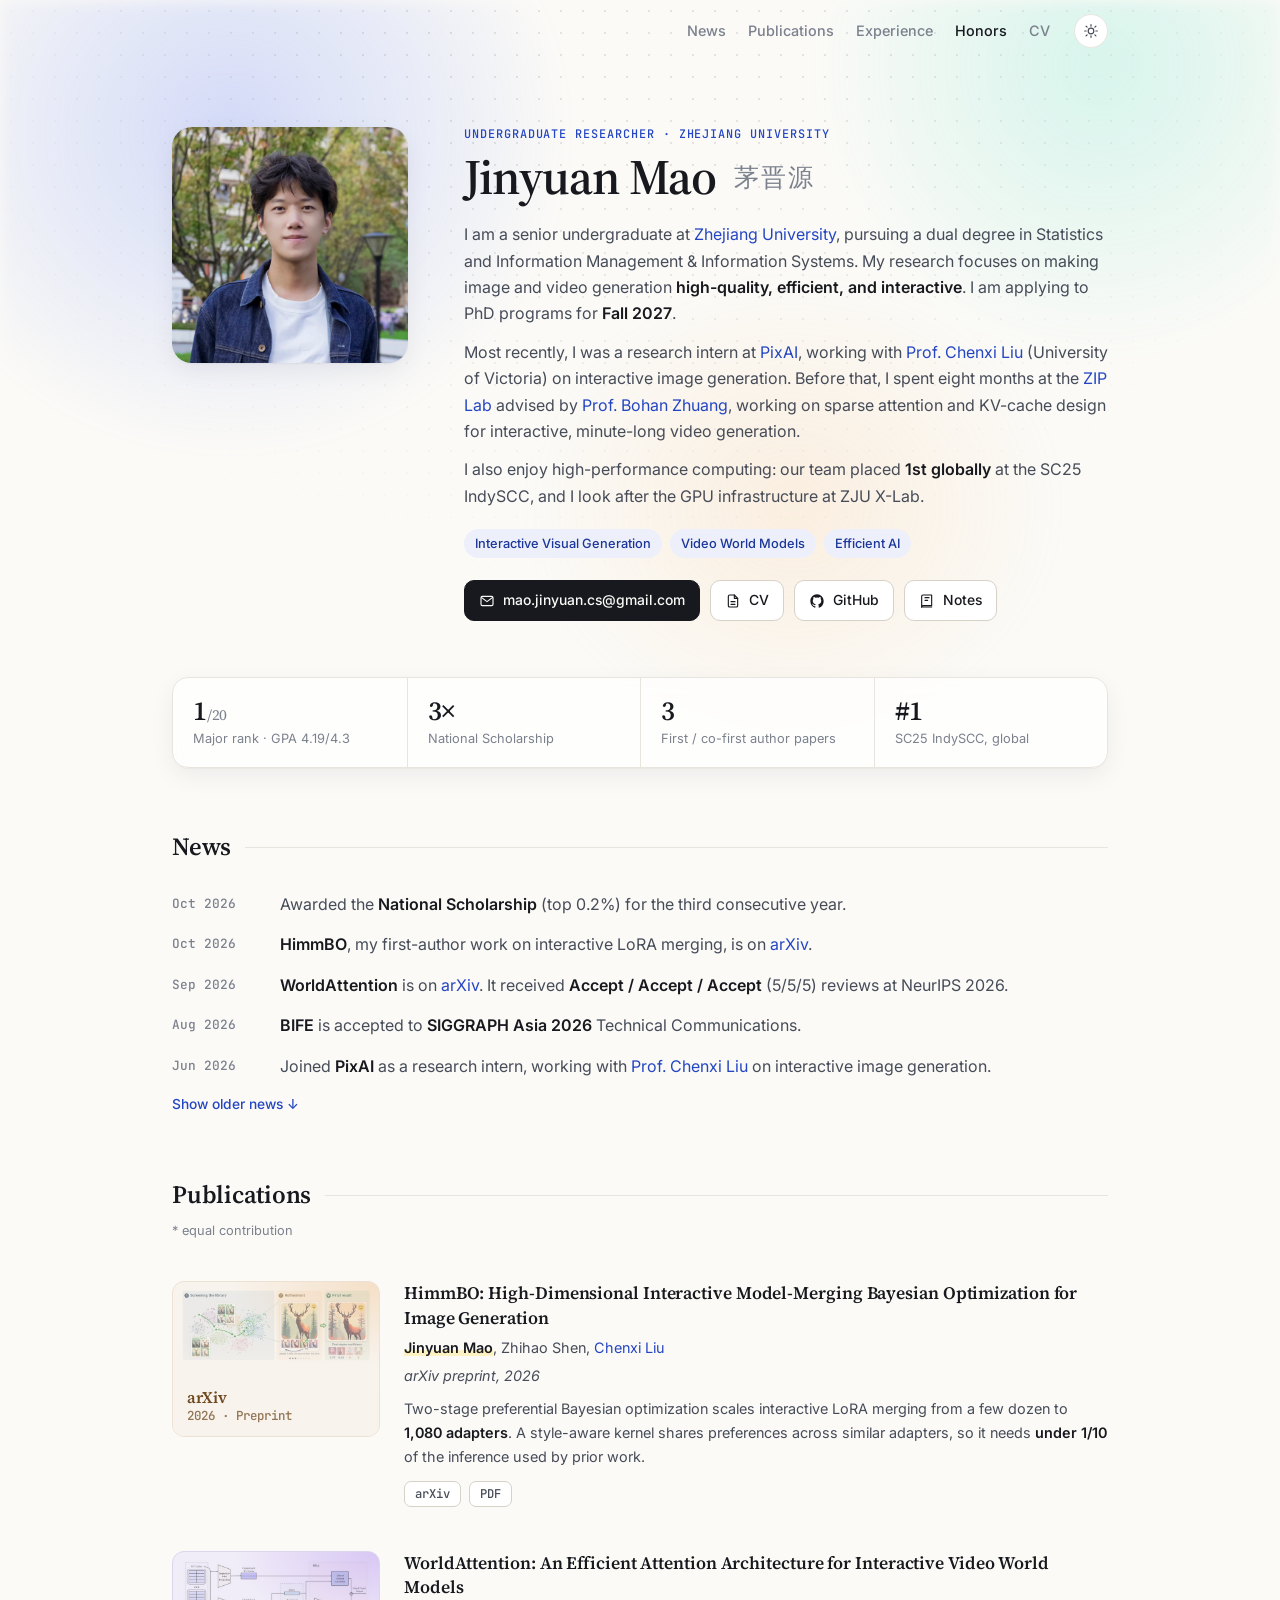
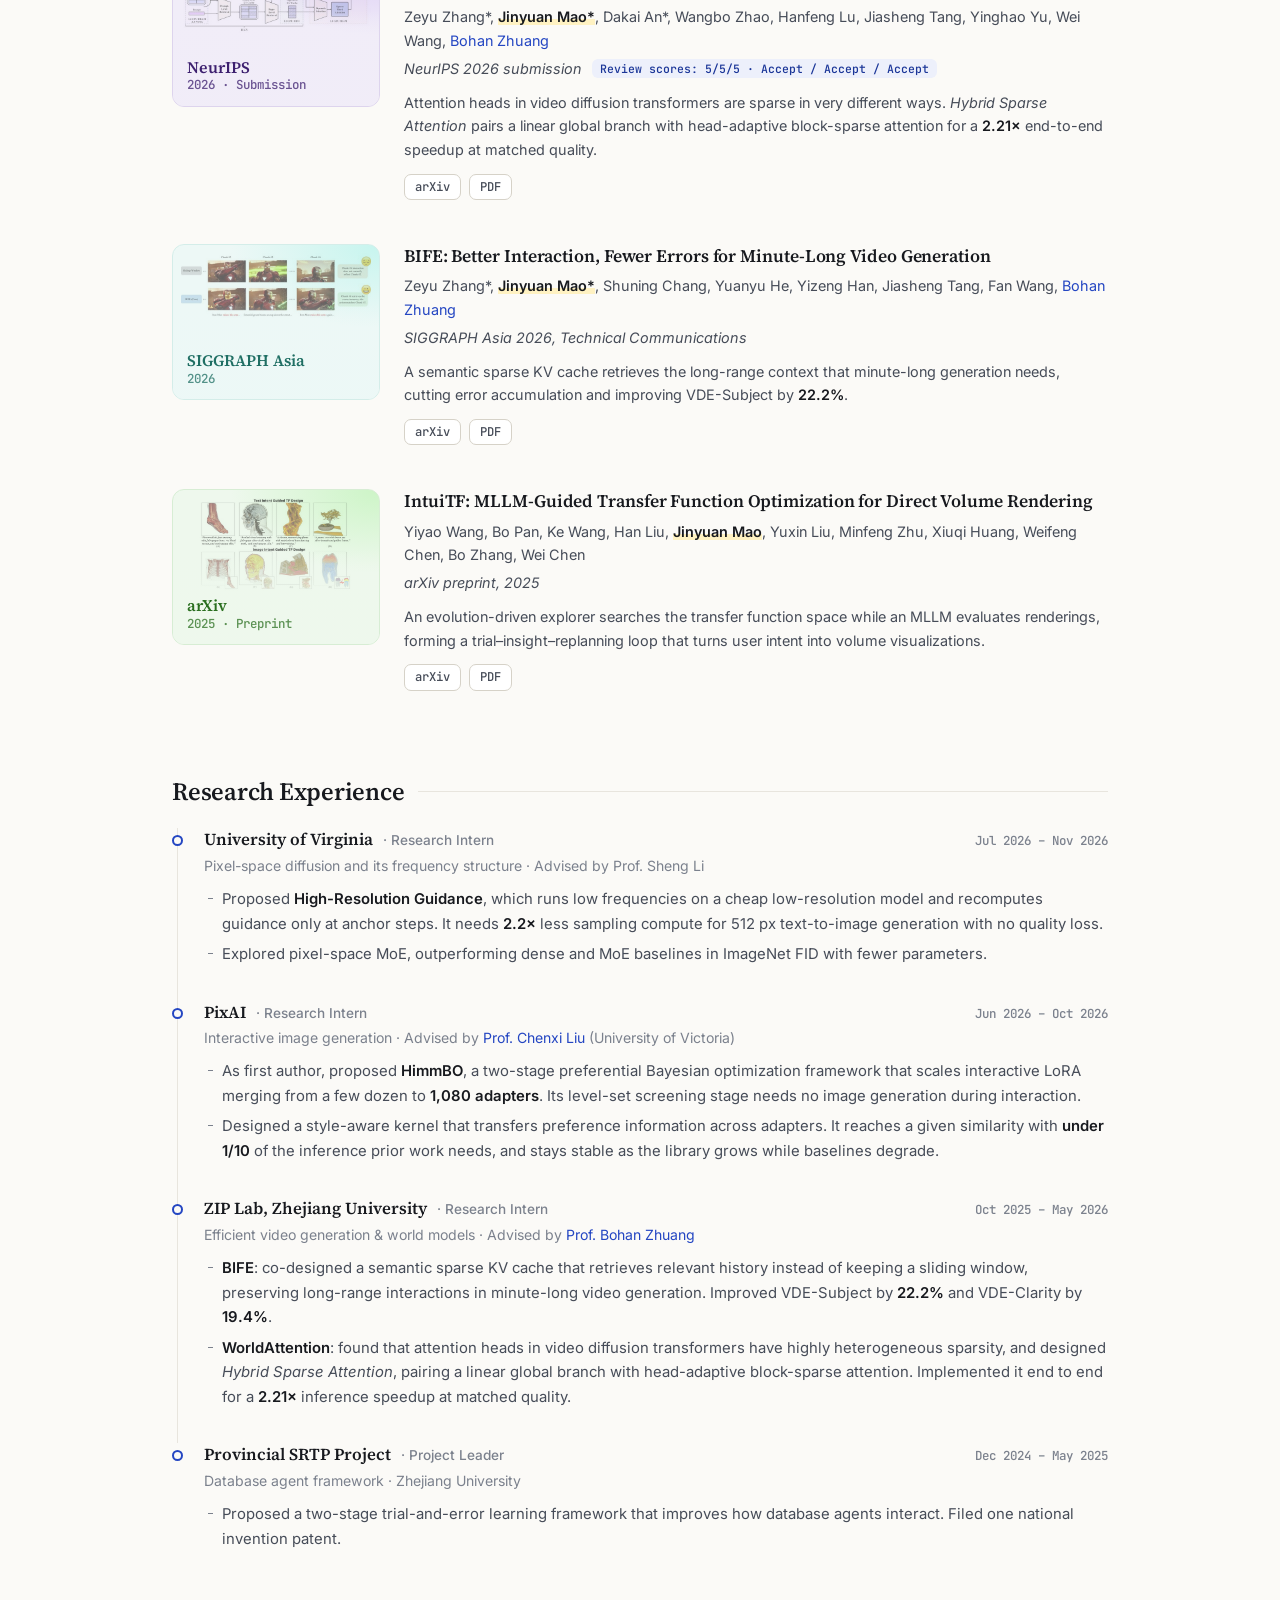
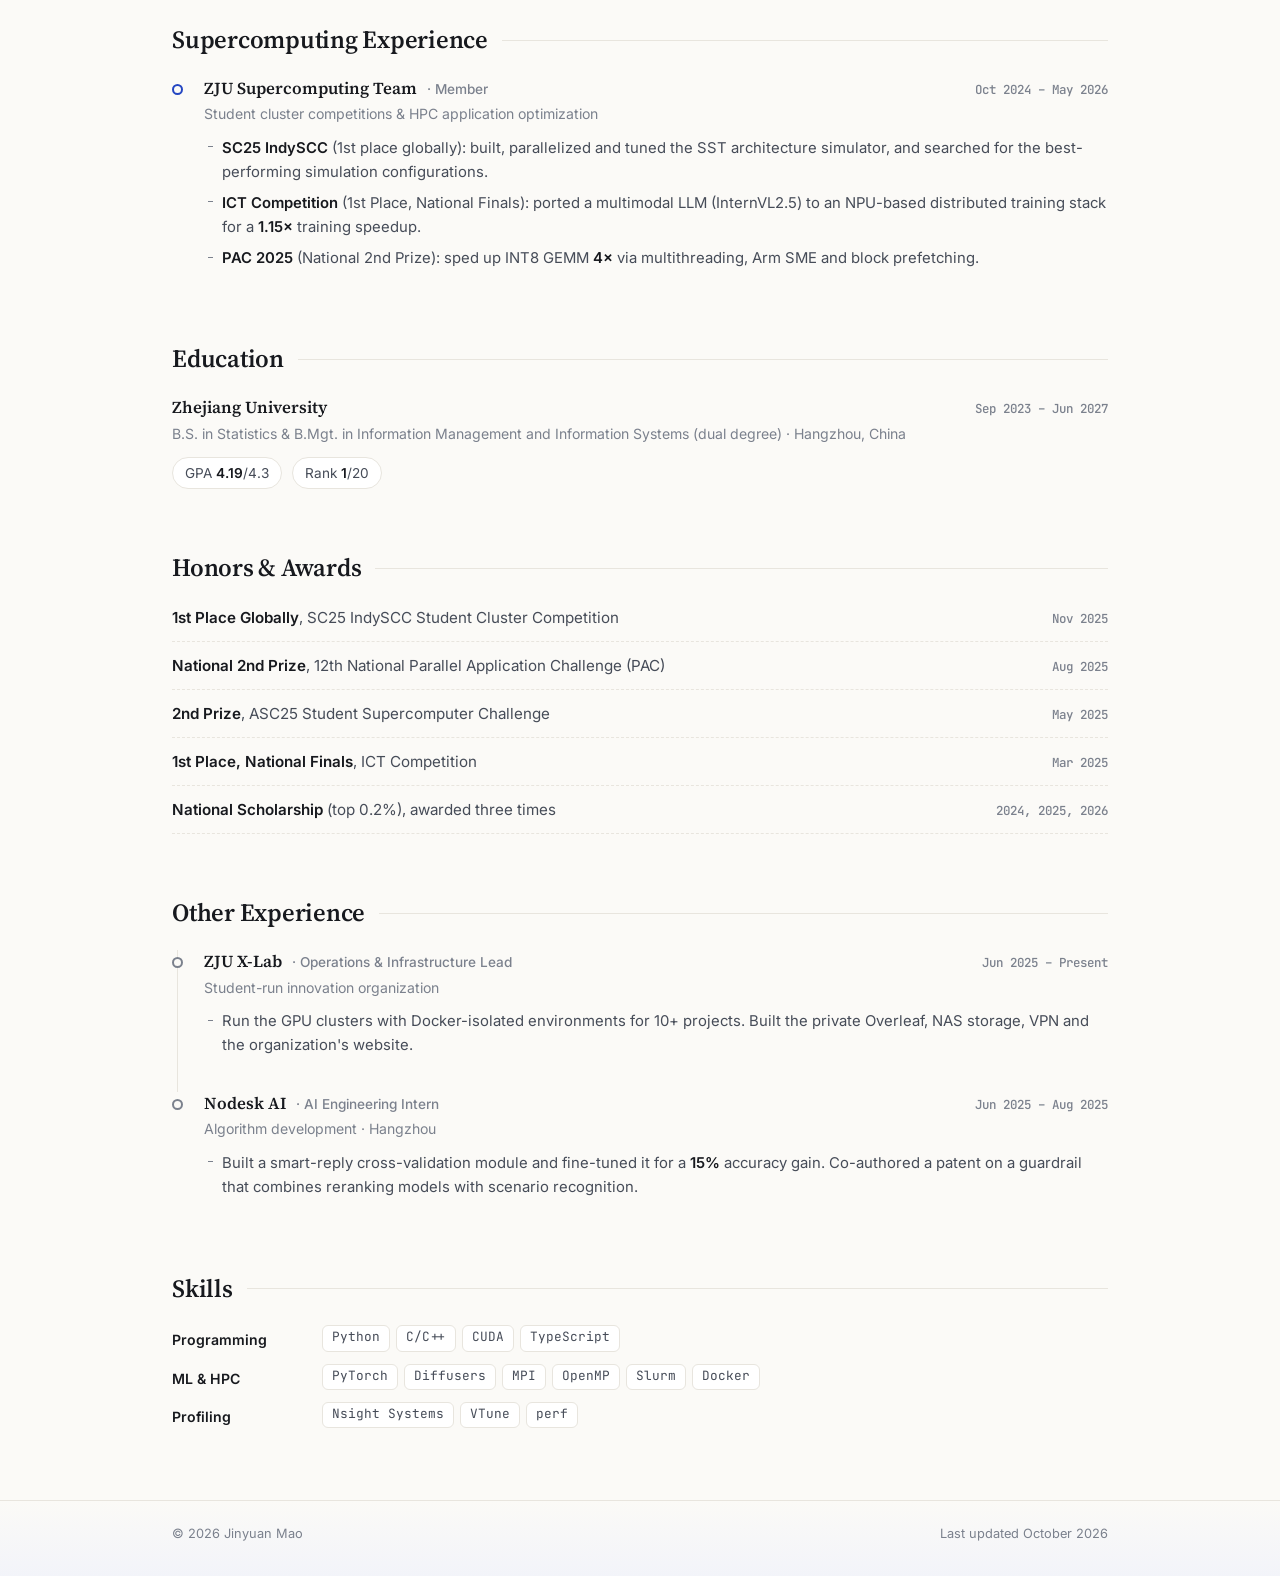
<file: index.html>
<!doctype html>
<html lang="en">
<head>
  <meta charset="utf-8">
  <meta name="viewport" content="width=device-width, initial-scale=1">
  <title>Jinyuan Mao · 茅晋源</title>
  <meta name="description" content="Jinyuan Mao — undergraduate researcher at Zhejiang University working on generative models and efficient AI for computer vision: interactive, efficient image and video generation.">
  <meta name="author" content="Jinyuan Mao">
  <meta property="og:title" content="Jinyuan Mao">
  <meta property="og:description" content="Generative AI · Efficient AI · Zhejiang University">
  <meta property="og:image" content="https://skeletalknight.github.io/assets/img/avatar.jpg">
  <meta property="og:url" content="https://skeletalknight.github.io/">
  <link rel="icon" type="image/png" href="assets/img/favicon.png">
  <link rel="canonical" href="https://skeletalknight.github.io/">
  <script type="application/ld+json">
  {
    "@context": "https://schema.org",
    "@type": "Person",
    "name": "Jinyuan Mao",
    "alternateName": "茅晋源",
    "url": "https://skeletalknight.github.io/",
    "image": "https://skeletalknight.github.io/assets/img/avatar.jpg",
    "email": "mailto:mao.jinyuan.cs@gmail.com",
    "affiliation": { "@type": "CollegeOrUniversity", "name": "Zhejiang University" },
    "knowsAbout": ["Computer Vision", "Image and Video Generation", "Interactive Generation", "Efficient AI"],
    "sameAs": [
      "https://github.com/skeletalknight",
      "https://skeletalknight.github.io/My-Notebook/"
    ]
  }
  </script>

  <link rel="preconnect" href="https://fonts.googleapis.com">
  <link rel="preconnect" href="https://fonts.gstatic.com" crossorigin>
  <link href="https://fonts.googleapis.com/css2?family=Inter:wght@400;500;600&family=JetBrains+Mono:wght@400;500&family=Source+Serif+4:ital,opsz,wght@0,8..60,400;0,8..60,600;1,8..60,400&display=swap" rel="stylesheet">
  <link rel="stylesheet" href="style.css?v=20261029">

  <!-- Apply the saved theme before first paint to avoid a flash. -->
  <script>
    try {
      var t = localStorage.getItem("theme");
      if (t) document.documentElement.setAttribute("data-theme", t);
    } catch (e) {}
  </script>
</head>
<body>

<header class="topbar">
  <div class="topbar-inner">
    <a class="brand" href="#top">Jinyuan Mao</a>
    <nav class="nav" aria-label="Sections">
      <a href="#news">News</a>
      <a href="#publications">Publications</a>
      <a href="#experience">Experience</a>
      <a href="#honors">Honors</a>
      <a href="assets/Jinyuan_Mao_CV.pdf" target="_blank" rel="noopener">CV</a>
    </nav>
    <button class="theme-toggle" id="theme-toggle" type="button" aria-label="Toggle dark mode">
      <svg class="i-sun" viewBox="0 0 24 24" aria-hidden="true"><circle cx="12" cy="12" r="4.2"/><path d="M12 2.5v2.2M12 19.3v2.2M4.6 4.6l1.6 1.6M17.8 17.8l1.6 1.6M2.5 12h2.2M19.3 12h2.2M4.6 19.4l1.6-1.6M17.8 6.2l1.6-1.6"/></svg>
      <svg class="i-moon" viewBox="0 0 24 24" aria-hidden="true"><path d="M20.5 14.6A8.5 8.5 0 0 1 9.4 3.5a8.5 8.5 0 1 0 11.1 11.1Z"/></svg>
    </button>
  </div>
</header>

<main class="wrap" id="top">

  <!-- ============ ABOUT ============ -->
  <section class="hero" id="about">
    <div class="hero-photo">
      <img src="assets/img/avatar.jpg" alt="Portrait of Jinyuan Mao" width="640" height="640">
    </div>

    <div class="hero-body">
      <p class="eyebrow">Undergraduate Researcher · Zhejiang University</p>
      <h1 class="name">Jinyuan Mao <span class="name-zh" lang="zh">茅晋源</span></h1>

      <div class="bio">
        <p>
          I am a senior undergraduate at <a href="https://www.zju.edu.cn/english/" target="_blank" rel="noopener">Zhejiang University</a>,
          pursuing a dual degree in Statistics and Information Management &amp; Information Systems.
          My research focuses on making image and video generation
          <strong>high-quality, efficient, and interactive</strong>.
          I am applying to PhD programs for <strong>Fall 2027</strong>.
        </p>
        <p>
          Most recently, I was a research intern at <a href="https://pixai.art" target="_blank" rel="noopener">PixAI</a>,
          working with <a href="https://chenxil21.github.io/" target="_blank" rel="noopener">Prof. Chenxi Liu</a> (University of Victoria) on interactive image generation.
          Before that, I spent eight months at the <a href="https://ziplab.co" target="_blank" rel="noopener">ZIP Lab</a>
          advised by <a href="https://bohanzhuang.github.io" target="_blank" rel="noopener">Prof. Bohan Zhuang</a>,
          working on sparse attention and KV-cache design for interactive, minute-long video generation.
        </p>
        <p>
          I also enjoy high-performance computing: our team placed <strong>1st globally</strong> at the
          SC25 IndySCC, and I look after the GPU infrastructure at ZJU X-Lab.
        </p>
      </div>

      <ul class="tags" aria-label="Research interests">
        <li>Interactive Visual Generation</li>
        <li>Video World Models</li>
        <li>Efficient AI</li>
      </ul>

      <div class="links">
        <a class="btn btn-primary" href="mailto:mao.jinyuan.cs@gmail.com">
          <svg viewBox="0 0 24 24" aria-hidden="true"><rect x="3" y="5" width="18" height="14" rx="2"/><path d="m4 7 8 6 8-6"/></svg>
          mao.jinyuan.cs@gmail.com
        </a>
        <a class="btn" href="assets/Jinyuan_Mao_CV.pdf" target="_blank" rel="noopener">
          <svg viewBox="0 0 24 24" aria-hidden="true"><path d="M14 3H7a2 2 0 0 0-2 2v14a2 2 0 0 0 2 2h10a2 2 0 0 0 2-2V8z"/><path d="M14 3v5h5M9 13h6M9 17h6"/></svg>
          CV
        </a>
        <a class="btn" href="https://github.com/skeletalknight" target="_blank" rel="noopener">
          <svg viewBox="0 0 24 24" aria-hidden="true" class="fill"><path d="M12 2C6.48 2 2 6.58 2 12.24c0 4.52 2.87 8.35 6.84 9.7.5.1.68-.22.68-.49l-.01-1.89c-2.78.62-3.37-1.22-3.37-1.22-.46-1.2-1.12-1.51-1.12-1.51-.92-.65.07-.64.07-.64 1.01.07 1.55 1.08 1.55 1.08.91 1.59 2.38 1.13 2.96.86.09-.68.35-1.13.63-1.39-2.22-.26-4.56-1.14-4.56-5.08 0-1.12.39-2.04 1.03-2.76-.1-.26-.45-1.31.1-2.73 0 0 .84-.27 2.75 1.05a9.34 9.34 0 0 1 5.01 0c1.9-1.32 2.74-1.05 2.74-1.05.55 1.42.2 2.47.1 2.73.64.72 1.02 1.64 1.02 2.76 0 3.95-2.35 4.82-4.59 5.07.36.32.68.95.68 1.91l-.01 2.83c0 .27.18.6.69.49A10.26 10.26 0 0 0 22 12.24C22 6.58 17.52 2 12 2Z"/></svg>
          GitHub
        </a>
        <a class="btn" href="https://skeletalknight.github.io/My-Notebook/" target="_blank" rel="noopener">
          <svg viewBox="0 0 24 24" aria-hidden="true"><path d="M4 19.5V5a2 2 0 0 1 2-2h13v16H6a2 2 0 0 0-2 2.5Z"/><path d="M4 19.5A2 2 0 0 0 6 21h13M9 7h6M9 11h4"/></svg>
          Notes
        </a>
      </div>
    </div>
  </section>

  <!-- quick facts -->
  <section class="facts" aria-label="Highlights">
    <div class="fact"><span class="fact-num">1<small>/20</small></span><span class="fact-label">Major rank · GPA 4.19/4.3</span></div>
    <div class="fact"><span class="fact-num">3×</span><span class="fact-label">National Scholarship</span></div>
    <div class="fact"><span class="fact-num">3</span><span class="fact-label">First / co-first author papers</span></div>
    <div class="fact"><span class="fact-num">#1</span><span class="fact-label">SC25 IndySCC, global</span></div>
  </section>

  <!-- ============ NEWS ============ -->
  <section class="section" id="news">
    <h2 class="section-title">News</h2>
    <ul class="news" id="news-list">
      <li><time>Oct 2026</time><p>Awarded the <strong>National Scholarship</strong> (top 0.2%) for the third consecutive year.</p></li>
      <li><time>Oct 2026</time><p><strong>HimmBO</strong>, my first-author work on interactive LoRA merging, is on <a href="https://arxiv.org/abs/2610.30875" target="_blank" rel="noopener">arXiv</a>.</p></li>
      <li><time>Sep 2026</time><p><strong>WorldAttention</strong> is on <a href="https://arxiv.org/abs/2609.34606" target="_blank" rel="noopener">arXiv</a>. It received <strong>Accept / Accept / Accept</strong> (5/5/5) reviews at NeurIPS 2026.</p></li>
      <li><time>Aug 2026</time><p><strong>BIFE</strong> is accepted to <strong>SIGGRAPH Asia 2026</strong> Technical Communications.</p></li>
      <li><time>Jun 2026</time><p>Joined <strong>PixAI</strong> as a research intern, working with <a href="https://chenxil21.github.io/" target="_blank" rel="noopener">Prof. Chenxi Liu</a> on interactive image generation.</p></li>
      <li class="more"><time>Nov 2025</time><p>Our team won <strong>1st place globally</strong> at the SC25 IndySCC Student Cluster Competition.</p></li>
      <li class="more"><time>Oct 2025</time><p>Awarded the <strong>National Scholarship</strong> (top 0.2%) for the second consecutive year.</p></li>
      <li class="more"><time>Oct 2025</time><p>Joined the <strong>ZIP Lab</strong> at Zhejiang University, advised by <a href="https://bohanzhuang.github.io" target="_blank" rel="noopener">Prof. Bohan Zhuang</a>.</p></li>
      <li class="more"><time>Aug 2025</time><p><strong>National 2nd Prize</strong> at the 12th National Parallel Application Challenge (PAC).</p></li>
      <li class="more"><time>Jun 2025</time><p>Designed and built the official website of <a href="http://zjuxlab.com/" target="_blank" rel="noopener">ZJU X-Lab</a> from scratch.</p></li>
      <li class="more"><time>May 2025</time><p>My study notes are online: <a href="https://skeletalknight.github.io/My-Notebook/" target="_blank" rel="noopener">My Notebook</a>.</p></li>
      <li class="more"><time>Mar 2025</time><p><strong>1st place</strong> in the National Finals of the ICT Competition.</p></li>
    </ul>
    <button class="text-btn" id="news-toggle" type="button" aria-expanded="false" aria-controls="news-list">Show older news</button>
  </section>

  <!-- ============ PUBLICATIONS ============ -->
  <section class="section" id="publications">
    <h2 class="section-title">Publications</h2>
    <p class="section-note">* equal contribution</p>

    <article class="pub">
      <div class="pub-venue" style="--h: 32">
        <img class="pv-img" src="assets/img/pubs/himmbo.jpg" alt="" loading="lazy" width="600" height="450">
        <span class="pv-name">arXiv</span>
        <span class="pv-year">2026 · Preprint</span>
      </div>
      <div class="pub-body">
        <h3 class="pub-title">HimmBO: High-Dimensional Interactive Model-Merging Bayesian Optimization for Image Generation</h3>
        <p class="pub-authors"><span class="me">Jinyuan Mao</span>, Zhihao Shen, <a href="https://chenxil21.github.io/" target="_blank" rel="noopener">Chenxi Liu</a></p>
        <p class="pub-where"><em>arXiv preprint, 2026</em></p>
        <p class="pub-tldr">Two-stage preferential Bayesian optimization scales interactive LoRA merging from a few dozen to <strong>1,080 adapters</strong>. A style-aware kernel shares preferences across similar adapters, so it needs <strong>under 1/10</strong> of the inference used by prior work.</p>
        <div class="pub-links">
          <a href="https://arxiv.org/abs/2610.30875" target="_blank" rel="noopener">arXiv</a>
          <a href="https://arxiv.org/pdf/2610.30875" target="_blank" rel="noopener">PDF</a>
        </div>
      </div>
    </article>

    <article class="pub">
      <div class="pub-venue" style="--h: 262">
        <img class="pv-img" src="assets/img/pubs/worldattn.jpg" alt="" loading="lazy" width="600" height="450">
        <span class="pv-name">NeurIPS</span>
        <span class="pv-year">2026 · Submission</span>
      </div>
      <div class="pub-body">
        <h3 class="pub-title">WorldAttention: An Efficient Attention Architecture for Interactive Video World Models</h3>
        <p class="pub-authors">Zeyu Zhang*, <span class="me">Jinyuan Mao*</span>, Dakai An*, Wangbo Zhao, Hanfeng Lu, Jiasheng Tang, Yinghao Yu, Wei Wang, <a href="https://bohanzhuang.github.io" target="_blank" rel="noopener">Bohan Zhuang</a></p>
        <p class="pub-where"><em>NeurIPS 2026 submission</em> <span class="badge">Review scores: 5/5/5 · Accept / Accept / Accept</span></p>
        <p class="pub-tldr">Attention heads in video diffusion transformers are sparse in very different ways. <em>Hybrid Sparse Attention</em> pairs a linear global branch with head-adaptive block-sparse attention for a <strong>2.21×</strong> end-to-end speedup at matched quality.</p>
        <div class="pub-links">
          <a href="https://arxiv.org/abs/2609.34606" target="_blank" rel="noopener">arXiv</a>
          <a href="https://arxiv.org/pdf/2609.34606" target="_blank" rel="noopener">PDF</a>
        </div>
      </div>
    </article>

    <article class="pub">
      <div class="pub-venue" style="--h: 172">
        <img class="pv-img" src="assets/img/pubs/bife.jpg" alt="" loading="lazy" width="600" height="450">
        <span class="pv-name">SIGGRAPH Asia</span>
        <span class="pv-year">2026</span>
      </div>
      <div class="pub-body">
        <h3 class="pub-title">BIFE: Better Interaction, Fewer Errors for Minute-Long Video Generation</h3>
        <p class="pub-authors">Zeyu Zhang*, <span class="me">Jinyuan Mao*</span>, Shuning Chang, Yuanyu He, Yizeng Han, Jiasheng Tang, Fan Wang, <a href="https://bohanzhuang.github.io" target="_blank" rel="noopener">Bohan Zhuang</a></p>
        <p class="pub-where"><em>SIGGRAPH Asia 2026, Technical Communications</em></p>
        <p class="pub-tldr">A semantic sparse KV cache retrieves the long-range context that minute-long generation needs, cutting error accumulation and improving VDE-Subject by <strong>22.2%</strong>.</p>
        <div class="pub-links">
          <a href="https://arxiv.org/abs/2511.22973" target="_blank" rel="noopener">arXiv</a>
          <a href="https://arxiv.org/pdf/2511.22973" target="_blank" rel="noopener">PDF</a>
        </div>
      </div>
    </article>

    <article class="pub">
      <div class="pub-venue" style="--h: 112">
        <img class="pv-img" src="assets/img/pubs/intuitf.jpg" alt="" loading="lazy" width="600" height="450">
        <span class="pv-name">arXiv</span>
        <span class="pv-year">2025 · Preprint</span>
      </div>
      <div class="pub-body">
        <h3 class="pub-title">IntuiTF: MLLM-Guided Transfer Function Optimization for Direct Volume Rendering</h3>
        <p class="pub-authors">Yiyao Wang, Bo Pan, Ke Wang, Han Liu, <span class="me">Jinyuan Mao</span>, Yuxin Liu, Minfeng Zhu, Xiuqi Huang, Weifeng Chen, Bo Zhang, Wei Chen</p>
        <p class="pub-where"><em>arXiv preprint, 2025</em></p>
        <p class="pub-tldr">An evolution-driven explorer searches the transfer function space while an MLLM evaluates renderings, forming a trial–insight–replanning loop that turns user intent into volume visualizations.</p>
        <div class="pub-links">
          <a href="https://arxiv.org/abs/2506.18407" target="_blank" rel="noopener">arXiv</a>
          <a href="https://arxiv.org/pdf/2506.18407" target="_blank" rel="noopener">PDF</a>
        </div>
      </div>
    </article>
  </section>

  <!-- ============ EXPERIENCE ============ -->
  <section class="section" id="experience">
    <h2 class="section-title">Research Experience</h2>

    <ol class="timeline">
      <li class="tl-item">
        <div class="tl-head">
          <h3>University of Virginia <span class="role">Research Intern</span></h3>
          <span class="tl-date">Jul 2026 – Nov 2026</span>
        </div>
        <p class="tl-sub">Pixel-space diffusion and its frequency structure · Advised by Prof. Sheng Li</p>
        <ul>
          <li>Proposed <strong>High-Resolution Guidance</strong>, which runs low frequencies on a cheap low-resolution model and recomputes guidance only at anchor steps. It needs <strong>2.2×</strong> less sampling compute for 512 px text-to-image generation with no quality loss.</li>
          <li>Explored pixel-space MoE, outperforming dense and MoE baselines in ImageNet FID with fewer parameters.</li>
        </ul>
      </li>

      <li class="tl-item">
        <div class="tl-head">
          <h3><a href="https://pixai.art" target="_blank" rel="noopener">PixAI</a> <span class="role">Research Intern</span></h3>
          <span class="tl-date">Jun 2026 – Oct 2026</span>
        </div>
        <p class="tl-sub">Interactive image generation · Advised by <a href="https://chenxil21.github.io/" target="_blank" rel="noopener">Prof. Chenxi Liu</a> (University of Victoria)</p>
        <ul>
          <li>As first author, proposed <strong>HimmBO</strong>, a two-stage preferential Bayesian optimization framework that scales interactive LoRA merging from a few dozen to <strong>1,080 adapters</strong>. Its level-set screening stage needs no image generation during interaction.</li>
          <li>Designed a style-aware kernel that transfers preference information across adapters. It reaches a given similarity with <strong>under 1/10</strong> of the inference prior work needs, and stays stable as the library grows while baselines degrade.</li>
        </ul>
      </li>

      <li class="tl-item">
        <div class="tl-head">
          <h3><a href="https://ziplab.co" target="_blank" rel="noopener">ZIP Lab, Zhejiang University</a> <span class="role">Research Intern</span></h3>
          <span class="tl-date">Oct 2025 – May 2026</span>
        </div>
        <p class="tl-sub">Efficient video generation &amp; world models · Advised by <a href="https://bohanzhuang.github.io" target="_blank" rel="noopener">Prof. Bohan Zhuang</a></p>
        <ul>
          <li><strong>BIFE</strong>: co-designed a semantic sparse KV cache that retrieves relevant history instead of keeping a sliding window, preserving long-range interactions in minute-long video generation. Improved VDE-Subject by <strong>22.2%</strong> and VDE-Clarity by <strong>19.4%</strong>.</li>
          <li><strong>WorldAttention</strong>: found that attention heads in video diffusion transformers have highly heterogeneous sparsity, and designed <em>Hybrid Sparse Attention</em>, pairing a linear global branch with head-adaptive block-sparse attention. Implemented it end to end for a <strong>2.21×</strong> inference speedup at matched quality.</li>
        </ul>
      </li>

      <li class="tl-item">
        <div class="tl-head">
          <h3>Provincial SRTP Project <span class="role">Project Leader</span></h3>
          <span class="tl-date">Dec 2024 – May 2025</span>
        </div>
        <p class="tl-sub">Database agent framework · Zhejiang University</p>
        <ul>
          <li>Proposed a two-stage trial-and-error learning framework that improves how database agents interact. Filed one national invention patent.</li>
        </ul>
      </li>
    </ol>
  </section>

  <!-- ============ SUPERCOMPUTING ============ -->
  <section class="section" id="hpc">
    <h2 class="section-title">Supercomputing Experience</h2>
    <ol class="timeline">
      <li class="tl-item">
        <div class="tl-head">
          <h3>ZJU Supercomputing Team <span class="role">Member</span></h3>
          <span class="tl-date">Oct 2024 – May 2026</span>
        </div>
        <p class="tl-sub">Student cluster competitions &amp; HPC application optimization</p>
        <ul>
          <li><strong>SC25 IndySCC</strong> (1st place globally): built, parallelized and tuned the SST architecture simulator, and searched for the best-performing simulation configurations.</li>
          <li><strong>ICT Competition</strong> (1st Place, National Finals): ported a multimodal LLM (InternVL2.5) to an NPU-based distributed training stack for a <strong>1.15×</strong> training speedup.</li>
          <li><strong>PAC 2025</strong> (National 2nd Prize): sped up INT8 GEMM <strong>4×</strong> via multithreading, Arm SME and block prefetching.</li>
        </ul>
      </li>
    </ol>
  </section>

  <!-- ============ EDUCATION ============ -->
  <section class="section" id="education">
    <h2 class="section-title">Education</h2>
    <div class="edu">
      <div class="tl-head">
        <h3><a href="https://www.zju.edu.cn/english/" target="_blank" rel="noopener">Zhejiang University</a></h3>
        <span class="tl-date">Sep 2023 – Jun 2027</span>
      </div>
      <p class="tl-sub">B.S. in Statistics &amp; B.Mgt. in Information Management and Information Systems (dual degree) · Hangzhou, China</p>
      <p class="edu-stats"><span>GPA <strong>4.19</strong>/4.3</span><span>Rank <strong>1</strong>/20</span></p>
    </div>
  </section>

  <!-- ============ HONORS ============ -->
  <section class="section" id="honors">
    <h2 class="section-title">Honors &amp; Awards</h2>
    <ul class="honors">
      <li><span class="h-what"><strong>1st Place Globally</strong>, SC25 IndySCC Student Cluster Competition</span><span class="h-when">Nov 2025</span></li>
      <li><span class="h-what"><strong>National 2nd Prize</strong>, 12th National Parallel Application Challenge (PAC)</span><span class="h-when">Aug 2025</span></li>
      <li><span class="h-what"><strong>2nd Prize</strong>, ASC25 Student Supercomputer Challenge</span><span class="h-when">May 2025</span></li>
      <li><span class="h-what"><strong>1st Place, National Finals</strong>, ICT Competition</span><span class="h-when">Mar 2025</span></li>
      <li><span class="h-what"><strong>National Scholarship</strong> (top 0.2%), awarded three times</span><span class="h-when">2024, 2025, 2026</span></li>
    </ul>
  </section>

  <!-- ============ OTHER EXPERIENCE ============ -->
  <section class="section" id="other">
    <h2 class="section-title">Other Experience</h2>
    <ol class="timeline compact">
      <li class="tl-item">
        <div class="tl-head">
          <h3><a href="http://zjuxlab.com/" target="_blank" rel="noopener">ZJU X-Lab</a> <span class="role">Operations &amp; Infrastructure Lead</span></h3>
          <span class="tl-date">Jun 2025 – Present</span>
        </div>
        <p class="tl-sub">Student-run innovation organization</p>
        <ul>
          <li>Run the GPU clusters with Docker-isolated environments for 10+ projects. Built the private Overleaf, NAS storage, VPN and the organization's website.</li>
        </ul>
      </li>
      <li class="tl-item">
        <div class="tl-head">
          <h3>Nodesk AI <span class="role">AI Engineering Intern</span></h3>
          <span class="tl-date">Jun 2025 – Aug 2025</span>
        </div>
        <p class="tl-sub">Algorithm development · Hangzhou</p>
        <ul>
          <li>Built a smart-reply cross-validation module and fine-tuned it for a <strong>15%</strong> accuracy gain. Co-authored a patent on a guardrail that combines reranking models with scenario recognition.</li>
        </ul>
      </li>
    </ol>
  </section>

  <!-- ============ SKILLS ============ -->
  <section class="section" id="skills">
    <h2 class="section-title">Skills</h2>
    <dl class="skills">
      <dt>Programming</dt>
      <dd><span>Python</span><span>C/C++</span><span>CUDA</span><span>TypeScript</span></dd>
      <dt>ML &amp; HPC</dt>
      <dd><span>PyTorch</span><span>Diffusers</span><span>MPI</span><span>OpenMP</span><span>Slurm</span><span>Docker</span></dd>
      <dt>Profiling</dt>
      <dd><span>Nsight Systems</span><span>VTune</span><span>perf</span></dd>
    </dl>
  </section>

</main>

<footer class="footer">
  <div class="wrap footer-inner">
    <span>© <span id="year">2026</span> Jinyuan Mao</span>
    <span>Last updated October 2026</span>
  </div>
</footer>

<script src="main.js?v=20261018" defer></script>
</body>
</html>
</file>
<file: style.css>
/* ---------- Tokens ---------- */
:root {
  --bg: #fbfaf7;
  --surface: #ffffff;
  --ink: #17191e;
  --ink-2: #464c58;
  --ink-3: #7b818d;
  --line: #e8e5de;
  --line-strong: #d6d2c8;
  --accent: #2446c2;
  --accent-ink: #1b3698;
  --accent-soft: #edf0fb;
  --me: #fff2c2;
  --shadow: 0 1px 2px rgba(20, 22, 30, .04), 0 8px 24px rgba(20, 22, 30, .06);
  --dot: rgba(23, 25, 30, .10);
  --glow-1: hsl(228 92% 72% / .30);
  --glow-2: hsl(168 70% 62% / .22);
  --glow-3: hsl(32 95% 72% / .18);

  --serif: "Source Serif 4", "Iowan Old Style", Georgia, "Songti SC", serif;
  --sans: "Inter", -apple-system, BlinkMacSystemFont, "Segoe UI", "PingFang SC", "Helvetica Neue", Arial, sans-serif;
  --mono: "JetBrains Mono", ui-monospace, SFMono-Regular, Menlo, monospace;

  --maxw: 1000px;
  --gutter: clamp(18px, 4vw, 32px);
  color-scheme: light;
}

:root[data-theme="dark"] {
  --bg: #0f1115;
  --surface: #161920;
  --ink: #e9eaee;
  --ink-2: #b4b9c4;
  --ink-3: #828896;
  --line: #242832;
  --line-strong: #323744;
  --accent: #93a6ff;
  --accent-ink: #b5c2ff;
  --accent-soft: #1b2140;
  --me: #3a3214;
  --shadow: 0 1px 2px rgba(0, 0, 0, .3), 0 8px 24px rgba(0, 0, 0, .25);
  --dot: rgba(255, 255, 255, .07);
  --glow-1: hsl(228 80% 60% / .22);
  --glow-2: hsl(168 60% 45% / .14);
  --glow-3: hsl(280 60% 60% / .12);
  color-scheme: dark;
}

@media (prefers-color-scheme: dark) {
  :root:not([data-theme="light"]) {
    --bg: #0f1115;
    --surface: #161920;
    --ink: #e9eaee;
    --ink-2: #b4b9c4;
    --ink-3: #828896;
    --line: #242832;
    --line-strong: #323744;
    --accent: #93a6ff;
    --accent-ink: #b5c2ff;
    --accent-soft: #1b2140;
    --me: #3a3214;
    --shadow: 0 1px 2px rgba(0, 0, 0, .3), 0 8px 24px rgba(0, 0, 0, .25);
    --dot: rgba(255, 255, 255, .07);
    --glow-1: hsl(228 80% 60% / .22);
    --glow-2: hsl(168 60% 45% / .14);
    --glow-3: hsl(280 60% 60% / .12);
    color-scheme: dark;
  }
}

/* ---------- Base ---------- */
*, *::before, *::after { box-sizing: border-box; }

html { scroll-behavior: smooth; scroll-padding-top: 76px; }

body {
  margin: 0;
  background: var(--bg);
  color: var(--ink);
  font: 400 16px/1.65 var(--sans);
  -webkit-font-smoothing: antialiased;
  text-rendering: optimizeLegibility;
}

img { max-width: 100%; display: block; }

/* ---------- Background decoration ---------- */
body { position: relative; overflow-x: clip; }

/* Soft colour glow behind the hero. */
body::before {
  content: "";
  position: absolute;
  inset: 0 0 auto 0;
  height: 1100px;
  z-index: -1;
  pointer-events: none;
  background:
    radial-gradient(38% 42% at 18% 12%, var(--glow-1), transparent 70%),
    radial-gradient(32% 38% at 86% 6%, var(--glow-2), transparent 70%),
    radial-gradient(30% 30% at 62% 46%, var(--glow-3), transparent 70%);
  filter: blur(8px);
}

/* Fine dot grid that fades out downward. */
body::after {
  content: "";
  position: absolute;
  inset: 0 0 auto 0;
  height: 1100px;
  z-index: -1;
  pointer-events: none;
  background-image: radial-gradient(var(--dot) 1px, transparent 1.4px);
  background-size: 22px 22px;
  -webkit-mask-image: radial-gradient(ellipse 75% 70% at 50% 0%, #000 25%, transparent 78%);
  mask-image: radial-gradient(ellipse 75% 70% at 50% 0%, #000 25%, transparent 78%);
}

@media (prefers-reduced-motion: no-preference) {
  body::before { animation: drift 18s ease-in-out infinite alternate; }
}
@keyframes drift {
  from { transform: translate3d(0, 0, 0); }
  to   { transform: translate3d(2.5%, 18px, 0) scale(1.04); }
}

a {
  color: var(--accent);
  text-decoration: none;
  background-image: linear-gradient(currentColor, currentColor);
  background-size: 0 1px;
  background-position: 0 100%;
  background-repeat: no-repeat;
  transition: background-size .2s ease, color .2s ease;
}
a:hover { background-size: 100% 1px; }

strong { font-weight: 600; color: var(--ink); }

::selection { background: var(--accent-soft); }

:focus-visible { outline: 2px solid var(--accent); outline-offset: 3px; border-radius: 4px; }

.wrap {
  max-width: var(--maxw);
  margin: 0 auto;
  padding-inline: var(--gutter);
}

/* ---------- Top bar ---------- */
.topbar {
  position: sticky;
  top: 0;
  z-index: 10;
  background: transparent;
  border-bottom: 1px solid transparent;
  transition: border-color .2s ease, background-color .2s ease;
}
.topbar.scrolled {
  background: color-mix(in srgb, var(--bg) 82%, transparent);
  -webkit-backdrop-filter: saturate(160%) blur(12px);
  backdrop-filter: saturate(160%) blur(12px);
  border-bottom-color: var(--line);
}

.topbar-inner {
  max-width: var(--maxw);
  margin: 0 auto;
  padding: 14px var(--gutter);
  display: flex;
  align-items: center;
  gap: 24px;
}

.brand {
  font: 600 1.08rem/1 var(--serif);
  color: var(--ink);
  letter-spacing: -.01em;
  background: none;
  opacity: 0;
  transform: translateY(4px);
  transition: opacity .25s ease, transform .25s ease;
}
.topbar.scrolled .brand { opacity: 1; transform: none; }

.nav { margin-left: auto; display: flex; gap: 22px; }
.nav a {
  color: var(--ink-3);
  font-size: .9rem;
  font-weight: 500;
  background: none;
}
.nav a:hover, .nav a.active { color: var(--ink); }

.theme-toggle {
  width: 34px; height: 34px;
  display: grid; place-items: center;
  border: 1px solid var(--line);
  border-radius: 999px;
  background: var(--surface);
  color: var(--ink-2);
  cursor: pointer;
  transition: border-color .2s ease, color .2s ease;
}
.theme-toggle:hover { border-color: var(--line-strong); color: var(--ink); }
.theme-toggle svg { width: 16px; height: 16px; fill: none; stroke: currentColor; stroke-width: 1.8; stroke-linecap: round; }
.theme-toggle .i-moon { display: none; }
:root[data-theme="dark"] .theme-toggle .i-sun { display: none; }
:root[data-theme="dark"] .theme-toggle .i-moon { display: block; }
@media (prefers-color-scheme: dark) {
  :root:not([data-theme="light"]) .theme-toggle .i-sun { display: none; }
  :root:not([data-theme="light"]) .theme-toggle .i-moon { display: block; }
}

/* ---------- Hero ---------- */
.hero {
  display: grid;
  grid-template-columns: 236px 1fr;
  gap: clamp(28px, 5vw, 56px);
  align-items: start;
  padding-block: clamp(32px, 6vw, 64px) 8px;
}

.hero-photo img {
  width: 100%;
  height: auto;
  aspect-ratio: 1;
  object-fit: cover;
  object-position: 50% 30%;
  border-radius: 20px;
  box-shadow: var(--shadow);
}

.eyebrow {
  margin: 0 0 10px;
  font: 500 .74rem/1.2 var(--mono);
  letter-spacing: .08em;
  text-transform: uppercase;
  color: var(--accent);
}

.name {
  margin: 0 0 18px;
  font: 600 clamp(2.2rem, 5vw, 3.1rem)/1.05 var(--serif);
  letter-spacing: -.02em;
}
.name-zh {
  font-family: "Songti SC", "Noto Serif SC", var(--serif);
  font-weight: 400;
  font-size: .5em;
  color: var(--ink-3);
  letter-spacing: .08em;
  margin-left: .35em;
  vertical-align: .35em;
}

.bio p { margin: 0 0 12px; color: var(--ink-2); }
.bio p:last-child { margin-bottom: 0; }

.tags {
  list-style: none;
  padding: 0;
  margin: 20px 0 0;
  display: flex; flex-wrap: wrap; gap: 8px;
}
.tags li {
  font-size: .8rem;
  font-weight: 500;
  padding: 4px 11px;
  border-radius: 999px;
  background: var(--accent-soft);
  color: var(--accent-ink);
}

.links { display: flex; flex-wrap: wrap; gap: 10px; margin-top: 22px; }

.btn {
  display: inline-flex; align-items: center; gap: 8px;
  padding: 8px 14px;
  font-size: .87rem;
  font-weight: 500;
  color: var(--ink);
  border: 1px solid var(--line-strong);
  border-radius: 10px;
  background: var(--surface);
  transition: border-color .2s ease, transform .2s ease, box-shadow .2s ease;
}
.btn:hover { border-color: var(--ink-3); transform: translateY(-1px); box-shadow: var(--shadow); }
.btn svg { width: 16px; height: 16px; fill: none; stroke: currentColor; stroke-width: 1.7; stroke-linecap: round; stroke-linejoin: round; }
.btn svg.fill { fill: currentColor; stroke: none; }
.btn-primary { background: var(--ink); color: var(--bg); border-color: var(--ink); }
.btn-primary:hover { border-color: var(--ink); }

/* ---------- Facts ---------- */
.facts {
  display: grid;
  grid-template-columns: repeat(4, 1fr);
  margin-top: clamp(32px, 5vw, 48px);
  border: 1px solid var(--line);
  border-radius: 16px;
  background: color-mix(in srgb, var(--surface) 70%, transparent);
  -webkit-backdrop-filter: blur(10px);
  backdrop-filter: blur(10px);
  box-shadow: var(--shadow);
  overflow: hidden;
}
.fact {
  padding: 18px 20px;
  display: flex; flex-direction: column; gap: 2px;
}
.fact + .fact { border-left: 1px solid var(--line); }
.fact-num {
  font: 600 1.7rem/1.1 var(--serif);
  letter-spacing: -.02em;
  font-variant-numeric: tabular-nums;
}
.fact-num small { font-size: .55em; color: var(--ink-3); font-weight: 400; margin-left: 1px; }
.fact-label { font-size: .8rem; color: var(--ink-3); }

/* ---------- Sections ---------- */
.section { padding-top: clamp(44px, 6vw, 64px); }

.section-title {
  display: flex; align-items: center; gap: 14px;
  margin: 0 0 22px;
  font: 600 1.55rem/1.2 var(--serif);
  letter-spacing: -.01em;
}
.section-title::after {
  content: "";
  flex: 1;
  height: 1px;
  background: var(--line);
}
.section-note { margin: -12px 0 18px; font-size: .8rem; color: var(--ink-3); }

/* ---------- News ---------- */
.news { list-style: none; margin: 0; padding: 0; }
.news li {
  display: grid;
  grid-template-columns: 92px 1fr;
  gap: 16px;
  padding: 7px 0;
}
.news time {
  font: 500 .8rem/1.65rem var(--mono);
  color: var(--ink-3);
  white-space: nowrap;
}
.news p { margin: 0; color: var(--ink-2); }
.news li.more { display: none; }
.news.expanded li.more { display: grid; }

.text-btn {
  margin-top: 10px;
  padding: 0;
  border: 0;
  background: none;
  color: var(--accent);
  font: 500 .86rem var(--sans);
  cursor: pointer;
}
.text-btn::after { content: " ↓"; }
.text-btn[aria-expanded="true"]::after { content: " ↑"; }
.text-btn:hover { text-decoration: underline; text-underline-offset: 3px; }

/* ---------- Publications ---------- */
.pub {
  display: grid;
  grid-template-columns: 208px 1fr;
  gap: 24px;
  padding: 22px;
  margin: 0 -22px;
  border-radius: 16px;
  transition: background-color .2s ease;
}
.pub:hover { background: var(--surface); box-shadow: var(--shadow); }

.pub-venue {
  --h: 220;
  aspect-ratio: 4 / 3;
  border-radius: 12px;
  display: flex; flex-direction: column; justify-content: flex-end;
  padding: 12px 14px;
  background:
    radial-gradient(120% 90% at 100% 0%, hsl(var(--h) 70% 86% / .9), transparent 60%),
    hsl(var(--h) 45% 95%);
  color: hsl(var(--h) 55% 28%);
  border: 1px solid hsl(var(--h) 40% 88%);
}
.pub-venue { position: relative; overflow: hidden; isolation: isolate; --sl: 45% 95%; }
.pv-img {
  position: absolute; top: 8px; left: 8px; z-index: -2;
  width: calc(100% - 16px); height: calc(66% - 8px);
  object-fit: contain; object-position: center top;
  border-radius: 4px;
  mix-blend-mode: multiply;
  opacity: .6;
  transition: opacity .3s ease;
}
.pub-venue::after {
  content: ""; position: absolute; inset: 0; z-index: -1;
  background: linear-gradient(to top, hsl(var(--h) var(--sl)) 22%, hsl(var(--h) var(--sl) / .4) 46%, transparent 62%);
}
.pub:hover .pv-img { opacity: 1; }
:root[data-theme="dark"] .pv-img { mix-blend-mode: normal; opacity: .45; }
:root[data-theme="dark"] .pub:hover .pv-img { opacity: .9; }
@media (prefers-color-scheme: dark) {
  :root:not([data-theme="light"]) .pv-img { mix-blend-mode: normal; opacity: .45; }
  :root:not([data-theme="light"]) .pub:hover .pv-img { opacity: .9; }
}
.pv-name { font: 600 1rem/1.15 var(--serif); }
.pv-year { font: 500 .78rem/1.4 var(--mono); opacity: .75; }

:root[data-theme="dark"] .pub-venue {
  --sl: 25% 15%;
  background:
    radial-gradient(120% 90% at 100% 0%, hsl(var(--h) 45% 30% / .7), transparent 60%),
    hsl(var(--h) 25% 15%);
  color: hsl(var(--h) 70% 82%);
  border-color: hsl(var(--h) 25% 24%);
}
@media (prefers-color-scheme: dark) {
  :root:not([data-theme="light"]) .pub-venue {
    --sl: 25% 15%;
    background:
      radial-gradient(120% 90% at 100% 0%, hsl(var(--h) 45% 30% / .7), transparent 60%),
      hsl(var(--h) 25% 15%);
    color: hsl(var(--h) 70% 82%);
    border-color: hsl(var(--h) 25% 24%);
  }
}

.pub-title {
  margin: 0 0 6px;
  font: 600 1.1rem/1.38 var(--serif);
  letter-spacing: -.005em;
}
.pub-authors { margin: 0; font-size: .9rem; color: var(--ink-2); }
.me {
  font-weight: 600;
  color: var(--ink);
  background: linear-gradient(transparent 62%, var(--me) 62%);
}
.pub-where { margin: 4px 0 0; font-size: .9rem; color: var(--ink-2); display: flex; flex-wrap: wrap; align-items: center; gap: 4px 10px; }
.badge {
  font: 500 .72rem/1.5 var(--mono);
  padding: 1px 8px;
  border-radius: 6px;
  background: var(--accent-soft);
  color: var(--accent-ink);
}
.pub-tldr { margin: 10px 0 0; font-size: .9rem; color: var(--ink-2); }

.pub-links { display: flex; flex-wrap: wrap; gap: 8px; margin-top: 12px; }
.pub-links a {
  font: 500 .76rem/1 var(--mono);
  padding: 6px 10px;
  border: 1px solid var(--line-strong);
  border-radius: 7px;
  color: var(--ink-2);
  background: var(--surface);
  transition: border-color .2s ease, color .2s ease;
}
.pub-links a:hover { color: var(--accent); border-color: var(--accent); }
.soon { font: italic 400 .82rem/1.8 var(--sans); color: var(--ink-3); }

/* ---------- Timeline ---------- */
.timeline { list-style: none; margin: 0; padding: 0; }
.tl-item {
  position: relative;
  padding: 0 0 28px 26px;
  border-left: 1px solid var(--line);
  margin-left: 5px;
}
.tl-item:last-child { padding-bottom: 4px; border-left-color: transparent; }
.tl-item::before {
  content: "";
  position: absolute;
  left: -6px; top: 7px;
  width: 11px; height: 11px;
  border-radius: 50%;
  background: var(--bg);
  border: 2px solid var(--accent);
}
.timeline.compact .tl-item::before { border-color: var(--ink-3); }

.tl-head {
  display: flex; flex-wrap: wrap; align-items: baseline; justify-content: space-between;
  gap: 2px 16px;
}
.tl-head h3 {
  margin: 0;
  font: 600 1.05rem/1.4 var(--serif);
}
.tl-head h3 a { color: var(--ink); }
.tl-head h3 a:hover { color: var(--accent); }
.role {
  font: 500 .85rem var(--sans);
  color: var(--ink-3);
  margin-left: 6px;
}
.role::before { content: "· "; }
.tl-date { font: 500 .78rem var(--mono); color: var(--ink-3); white-space: nowrap; }
.tl-sub { margin: 2px 0 0; font-size: .88rem; color: var(--ink-3); }
.tl-item ul, .edu ul { margin: 10px 0 0; padding-left: 18px; }
.tl-item li { list-style: none; position: relative; margin-bottom: 6px; font-size: .93rem; color: var(--ink-2); }
.tl-item ul li::before {
  content: "";
  position: absolute;
  left: -14px; top: .72em;
  width: 5px; height: 1px;
  background: var(--ink-3);
}

/* ---------- Education ---------- */
.edu-stats { display: flex; gap: 10px; margin: 12px 0 0; flex-wrap: wrap; }
.edu-stats span {
  font-size: .85rem;
  padding: 4px 12px;
  border: 1px solid var(--line);
  border-radius: 999px;
  color: var(--ink-2);
  background: var(--surface);
}

/* ---------- Honors ---------- */
.honors { list-style: none; margin: 0; padding: 0; }
.honors li {
  display: flex; justify-content: space-between; align-items: baseline; gap: 16px;
  padding: 11px 0;
  border-bottom: 1px dashed var(--line);
  color: var(--ink-2);
  font-size: .95rem;
}
.honors li:first-child { padding-top: 0; }
.h-when { font: 500 .78rem var(--mono); color: var(--ink-3); white-space: nowrap; }

/* ---------- Skills ---------- */
.skills {
  display: grid;
  grid-template-columns: 130px 1fr;
  gap: 12px 20px;
  margin: 0;
}
.skills dt { font-size: .88rem; font-weight: 600; padding-top: 3px; }
.skills dd { margin: 0; display: flex; flex-wrap: wrap; gap: 6px; }
.skills dd span {
  font: 400 .8rem/1.6 var(--mono);
  padding: 1px 9px;
  border-radius: 6px;
  border: 1px solid var(--line);
  background: var(--surface);
  color: var(--ink-2);
}

/* ---------- Footer ---------- */
.footer {
  margin-top: 72px;
  border-top: 1px solid var(--line);
  background: linear-gradient(to bottom, transparent, color-mix(in srgb, var(--accent-soft) 60%, transparent));
}
.footer-inner {
  display: flex; justify-content: space-between; flex-wrap: wrap; gap: 8px;
  padding-block: 22px 32px;
  font-size: .8rem;
  color: var(--ink-3);
}

/* ---------- Reveal ---------- */
@media (prefers-reduced-motion: no-preference) {
  .reveal { opacity: 0; transform: translateY(12px); transition: opacity .6s ease, transform .6s ease; }
  .reveal.in { opacity: 1; transform: none; }
}

/* ---------- Responsive ---------- */
@media (max-width: 760px) {
  .nav { display: none; }
  .brand { opacity: 1; transform: none; }
  .topbar-inner { justify-content: space-between; }

  .hero { grid-template-columns: 1fr; }
  .hero-photo { width: 148px; }
  .hero-photo img { border-radius: 50%; }

  .facts { grid-template-columns: repeat(2, 1fr); }
  .fact:nth-child(3) { border-left: 0; }
  .fact:nth-child(n + 3) { border-top: 1px solid var(--line); }

  .news li { grid-template-columns: 1fr; gap: 0; padding: 8px 0; }

  .pub { grid-template-columns: 1fr; gap: 14px; padding: 18px 0; margin: 0; }
  .pub:hover { background: none; box-shadow: none; }
  .pv-img, .pub-venue::after { display: none; }
  .pub-venue { aspect-ratio: auto; flex-direction: row; align-items: baseline; gap: 8px; width: fit-content; padding: 6px 12px; border-radius: 8px; }

  .skills { grid-template-columns: 1fr; gap: 4px; }
  .skills dd { margin-bottom: 10px; }
  .honors li { flex-direction: column; gap: 0; }
}
</file>
